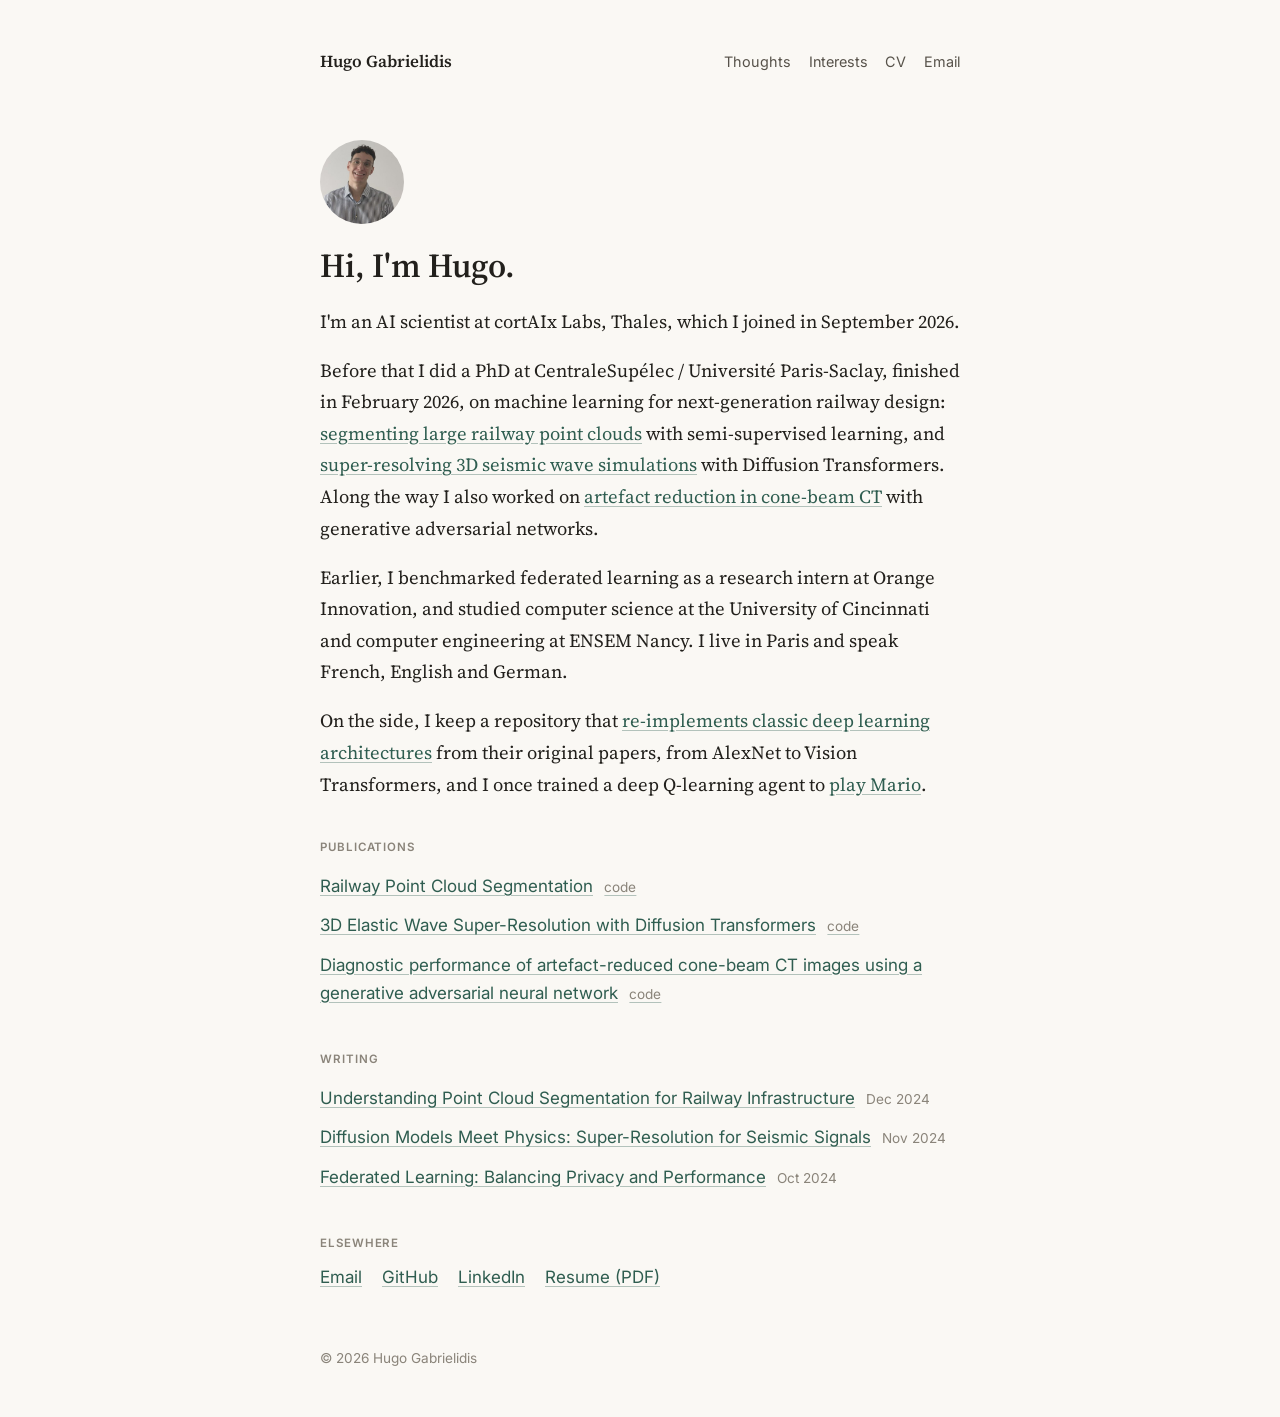
<file: index.html>
<!DOCTYPE html>
<html lang="en">
<head>
    <meta charset="UTF-8">
    <meta name="viewport" content="width=device-width, initial-scale=1.0">
    <title>Hugo Gabrielidis</title>
    <meta name="description" content="Hugo Gabrielidis — AI Scientist at cortAIx Labs, Thales. PhD in machine learning from CentraleSupélec / Université Paris-Saclay.">
    <link rel="preconnect" href="https://fonts.googleapis.com">
    <link rel="preconnect" href="https://fonts.gstatic.com" crossorigin>
    <link href="https://fonts.googleapis.com/css2?family=Inter:wght@400;500;600&family=Source+Serif+4:opsz,wght@8..60,400;8..60,600&display=swap" rel="stylesheet">
    <link rel="stylesheet" href="css/style.css">
</head>
<body>
    <header class="site-top">
        <a class="site-name" href="index.html">Hugo Gabrielidis</a>
        <nav class="site-links">
            <a href="articles.html">Thoughts</a>
            <a href="interests.html">Interests</a>
            <a href="mystuff/Resume.pdf">CV</a>
            <a href="mailto:hugo.gabrielidis@centralesupelec.fr">Email</a>
        </nav>
    </header>

    <main class="page">
        <img src="images/myself.jpg" alt="Hugo Gabrielidis" class="portrait">
        <h1>Hi, I'm Hugo.</h1>

        <div class="prose">
            <p>I'm an AI scientist at cortAIx Labs, Thales, which I joined in September 2026.</p>

            <p>Before that I did a PhD at CentraleSupélec / Université Paris-Saclay, finished in
            February 2026, on machine learning for next-generation railway design:
            <a href="https://dl.acm.org/doi/10.1007/978-3-031-77731-8_16">segmenting large railway point clouds</a>
            with semi-supervised learning, and
            <a href="https://www.sciencedirect.com/science/article/pii/S001046552500431X">super-resolving 3D seismic wave simulations</a>
            with Diffusion Transformers. Along the way I also worked on
            <a href="https://www.sciencedirect.com/science/article/pii/S0957417425025242">artefact reduction in cone-beam CT</a>
            with generative adversarial networks.</p>

            <p>Earlier, I benchmarked federated learning as a research intern at Orange Innovation,
            and studied computer science at the University of Cincinnati and computer engineering
            at ENSEM Nancy. I live in Paris and speak French, English and German.</p>

            <p>On the side, I keep a repository that
            <a href="https://github.com/HugoGabrielidis16/Architecture_Implementation">re-implements classic deep learning architectures</a>
            from their original papers, from AlexNet to Vision Transformers, and I once trained a
            deep Q-learning agent to <a href="https://github.com/HugoGabrielidis16/Mario-RL">play Mario</a>.</p>
        </div>

        <section>
            <h2 class="label">Publications</h2>
            <ul class="entries">
                <li>
                    <a href="https://dl.acm.org/doi/10.1007/978-3-031-77731-8_16">Railway Point Cloud Segmentation</a>
                    <span class="meta"><a href="https://github.com/HugoGabrielidis16/LIDAR/">code</a></span>
                </li>
                <li>
                    <a href="https://www.sciencedirect.com/science/article/pii/S001046552500431X">3D Elastic Wave Super-Resolution with Diffusion Transformers</a>
                    <span class="meta"><a href="https://github.com/HugoGabrielidis16/Seismic_DiT1D/">code</a></span>
                </li>
                <li>
                    <a href="https://www.sciencedirect.com/science/article/pii/S0957417425025242">Diagnostic performance of artefact-reduced cone-beam CT images using a generative adversarial neural network</a>
                    <span class="meta"><a href="https://github.com/HugoGabrielidis16/Artefacts/">code</a></span>
                </li>
            </ul>
        </section>

        <section>
            <h2 class="label">Writing</h2>
            <ul class="entries">
                <li>
                    <a href="articles/understanding-point-cloud-segmentation.html">Understanding Point Cloud Segmentation for Railway Infrastructure</a>
                    <span class="meta">Dec 2024</span>
                </li>
                <li>
                    <a href="articles/diffusion-models-physics.html">Diffusion Models Meet Physics: Super-Resolution for Seismic Signals</a>
                    <span class="meta">Nov 2024</span>
                </li>
                <li>
                    <a href="articles/federated-learning-privacy.html">Federated Learning: Balancing Privacy and Performance</a>
                    <span class="meta">Oct 2024</span>
                </li>
            </ul>
        </section>

        <section>
            <h2 class="label">Elsewhere</h2>
            <p class="elsewhere">
                <a href="mailto:hugo.gabrielidis@centralesupelec.fr">Email</a>
                <a href="https://github.com/HugoGabrielidis16/">GitHub</a>
                <a href="https://www.linkedin.com/in/hugo-gabrielidis-70289a21b/">LinkedIn</a>
                <a href="mystuff/Resume.pdf">Resume (PDF)</a>
            </p>
        </section>
    </main>

    <footer class="site-foot">&copy; 2026 Hugo Gabrielidis</footer>
</body>
</html>
</file>
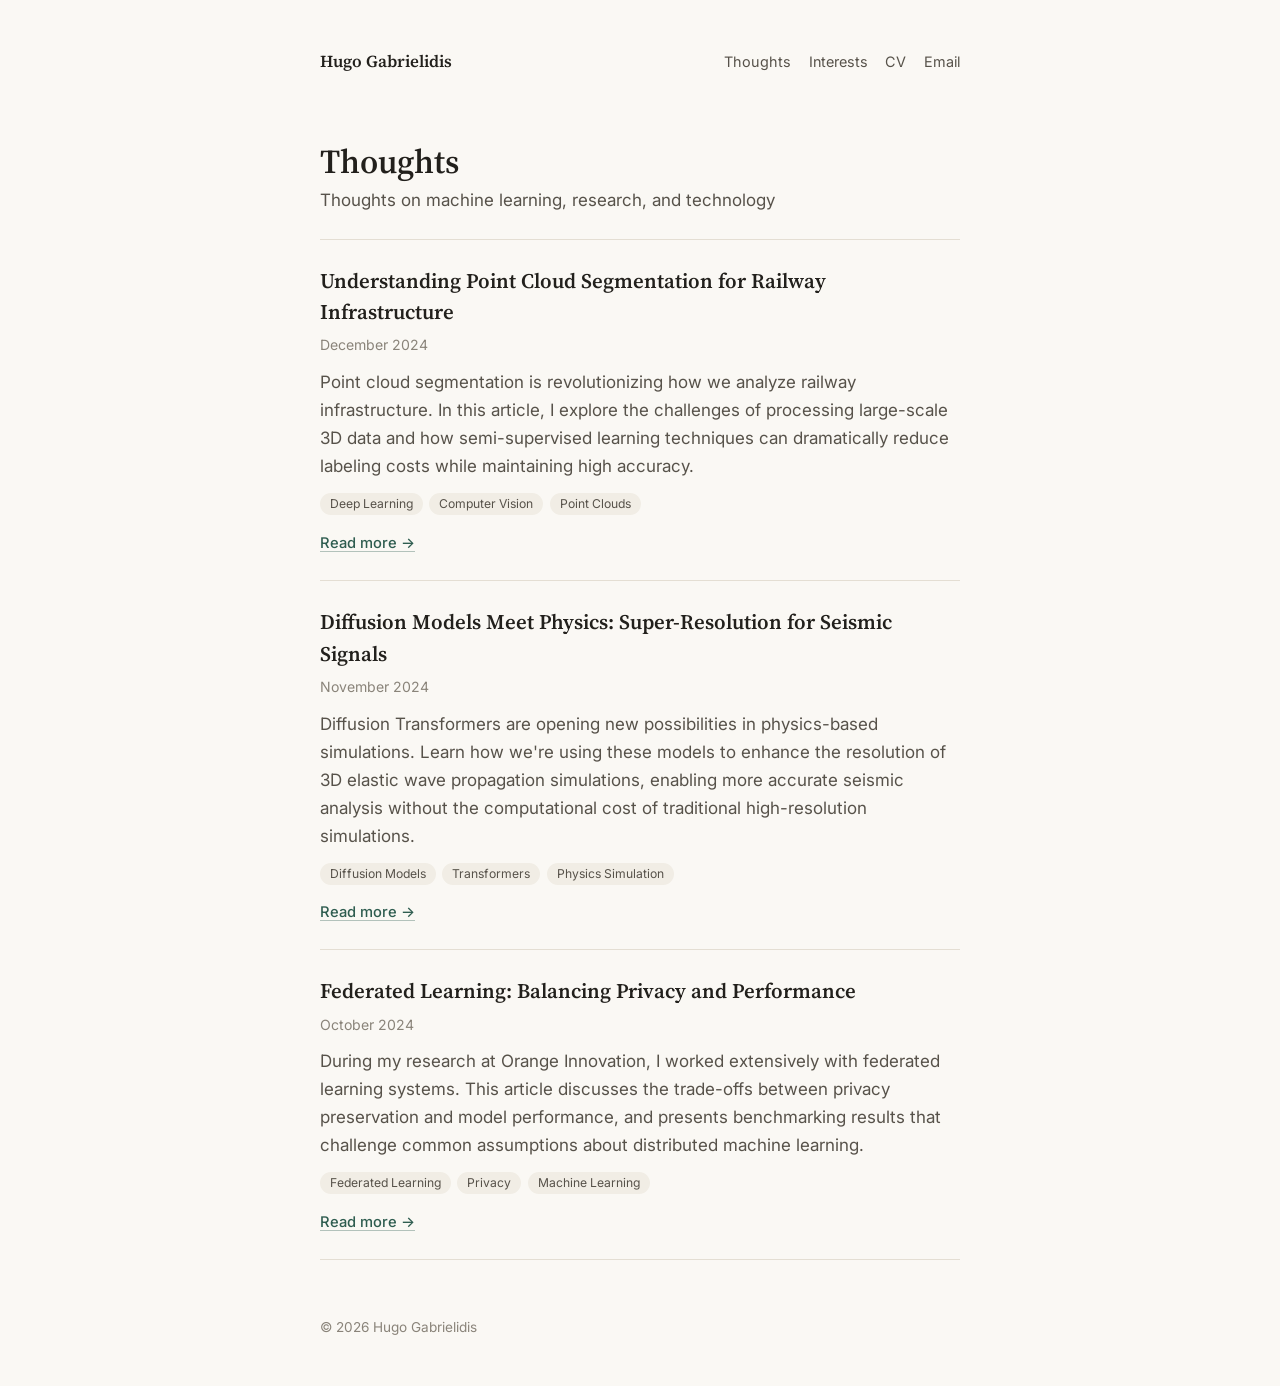
<file: articles.html>
<!DOCTYPE html>
<html lang="en">
<head>
    <meta charset="UTF-8">
    <meta name="viewport" content="width=device-width, initial-scale=1.0">
    <title>Articles - Hugo Gabrielidis</title>
    <link rel="preconnect" href="https://fonts.googleapis.com">
    <link rel="preconnect" href="https://fonts.gstatic.com" crossorigin>
    <link href="https://fonts.googleapis.com/css2?family=Inter:wght@400;500;600&family=Source+Serif+4:opsz,wght@8..60,400;8..60,600&display=swap" rel="stylesheet">
    <link rel="stylesheet" href="css/style.css">
</head>
<body>
    <header class="site-top">
        <a class="site-name" href="index.html">Hugo Gabrielidis</a>
        <nav class="site-links">
            <a href="articles.html">Thoughts</a>
            <a href="interests.html">Interests</a>
            <a href="mystuff/Resume.pdf">CV</a>
            <a href="mailto:hugo.gabrielidis@centralesupelec.fr">Email</a>
        </nav>
    </header>

    <main>
        <section class="articles-hero">
            <div class="container">
                <h1 class="articles-title">Thoughts</h1>
                <p class="articles-subtitle">Thoughts on machine learning, research, and technology</p>
            </div>
        </section>

        <section class="articles-list">
            <div class="container">
                <div class="articles-grid">

                    <article class="article-card">
                        <div class="article-header">
                            <h2 class="article-title">
                                <a href="articles/understanding-point-cloud-segmentation.html">Understanding Point Cloud Segmentation for Railway Infrastructure</a>
                            </h2>
                            <div class="article-meta">
                                <span class="article-date">December 2024</span>
                            </div>
                        </div>
                        <p class="article-excerpt">
                            Point cloud segmentation is revolutionizing how we analyze railway infrastructure. In this article, I explore the challenges of processing large-scale 3D data and how semi-supervised learning techniques can dramatically reduce labeling costs while maintaining high accuracy.
                        </p>
                        <div class="article-tags">
                            <span class="tag">Deep Learning</span>
                            <span class="tag">Computer Vision</span>
                            <span class="tag">Point Clouds</span>
                        </div>
                        <a href="articles/understanding-point-cloud-segmentation.html" class="article-link">Read more →</a>
                    </article>

                    <article class="article-card">
                        <div class="article-header">
                            <h2 class="article-title">
                                <a href="articles/diffusion-models-physics.html">Diffusion Models Meet Physics: Super-Resolution for Seismic Signals</a>
                            </h2>
                            <div class="article-meta">
                                <span class="article-date">November 2024</span>
                            </div>
                        </div>
                        <p class="article-excerpt">
                            Diffusion Transformers are opening new possibilities in physics-based simulations. Learn how we're using these models to enhance the resolution of 3D elastic wave propagation simulations, enabling more accurate seismic analysis without the computational cost of traditional high-resolution simulations.
                        </p>
                        <div class="article-tags">
                            <span class="tag">Diffusion Models</span>
                            <span class="tag">Transformers</span>
                            <span class="tag">Physics Simulation</span>
                        </div>
                        <a href="articles/diffusion-models-physics.html" class="article-link">Read more →</a>
                    </article>

                    <article class="article-card">
                        <div class="article-header">
                            <h2 class="article-title">
                                <a href="articles/federated-learning-privacy.html">Federated Learning: Balancing Privacy and Performance</a>
                            </h2>
                            <div class="article-meta">
                                <span class="article-date">October 2024</span>
                            </div>
                        </div>
                        <p class="article-excerpt">
                            During my research at Orange Innovation, I worked extensively with federated learning systems. This article discusses the trade-offs between privacy preservation and model performance, and presents benchmarking results that challenge common assumptions about distributed machine learning.
                        </p>
                        <div class="article-tags">
                            <span class="tag">Federated Learning</span>
                            <span class="tag">Privacy</span>
                            <span class="tag">Machine Learning</span>
                        </div>
                        <a href="articles/federated-learning-privacy.html" class="article-link">Read more →</a>
                    </article>

                </div>
            </div>
        </section>
    </main>

    <footer class="site-foot">&copy; 2026 Hugo Gabrielidis</footer>
</body>
</html>
</file>
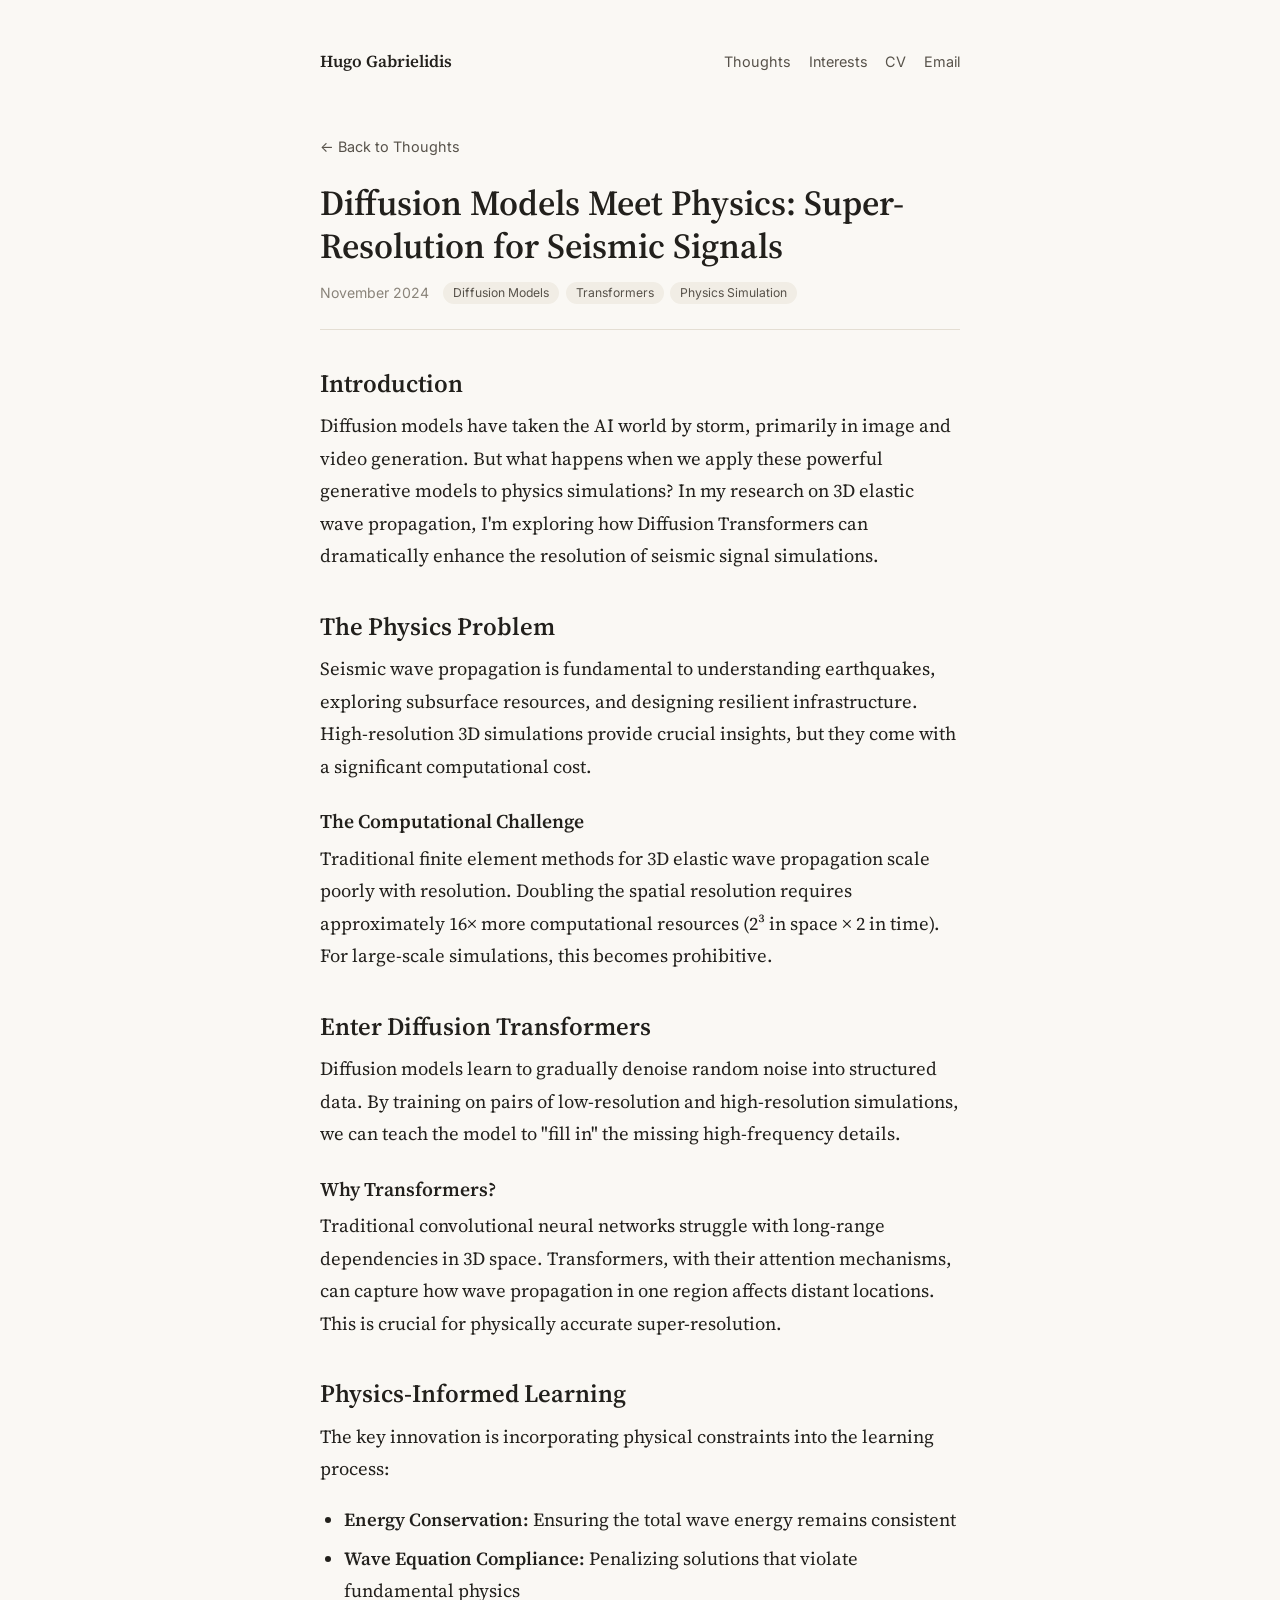
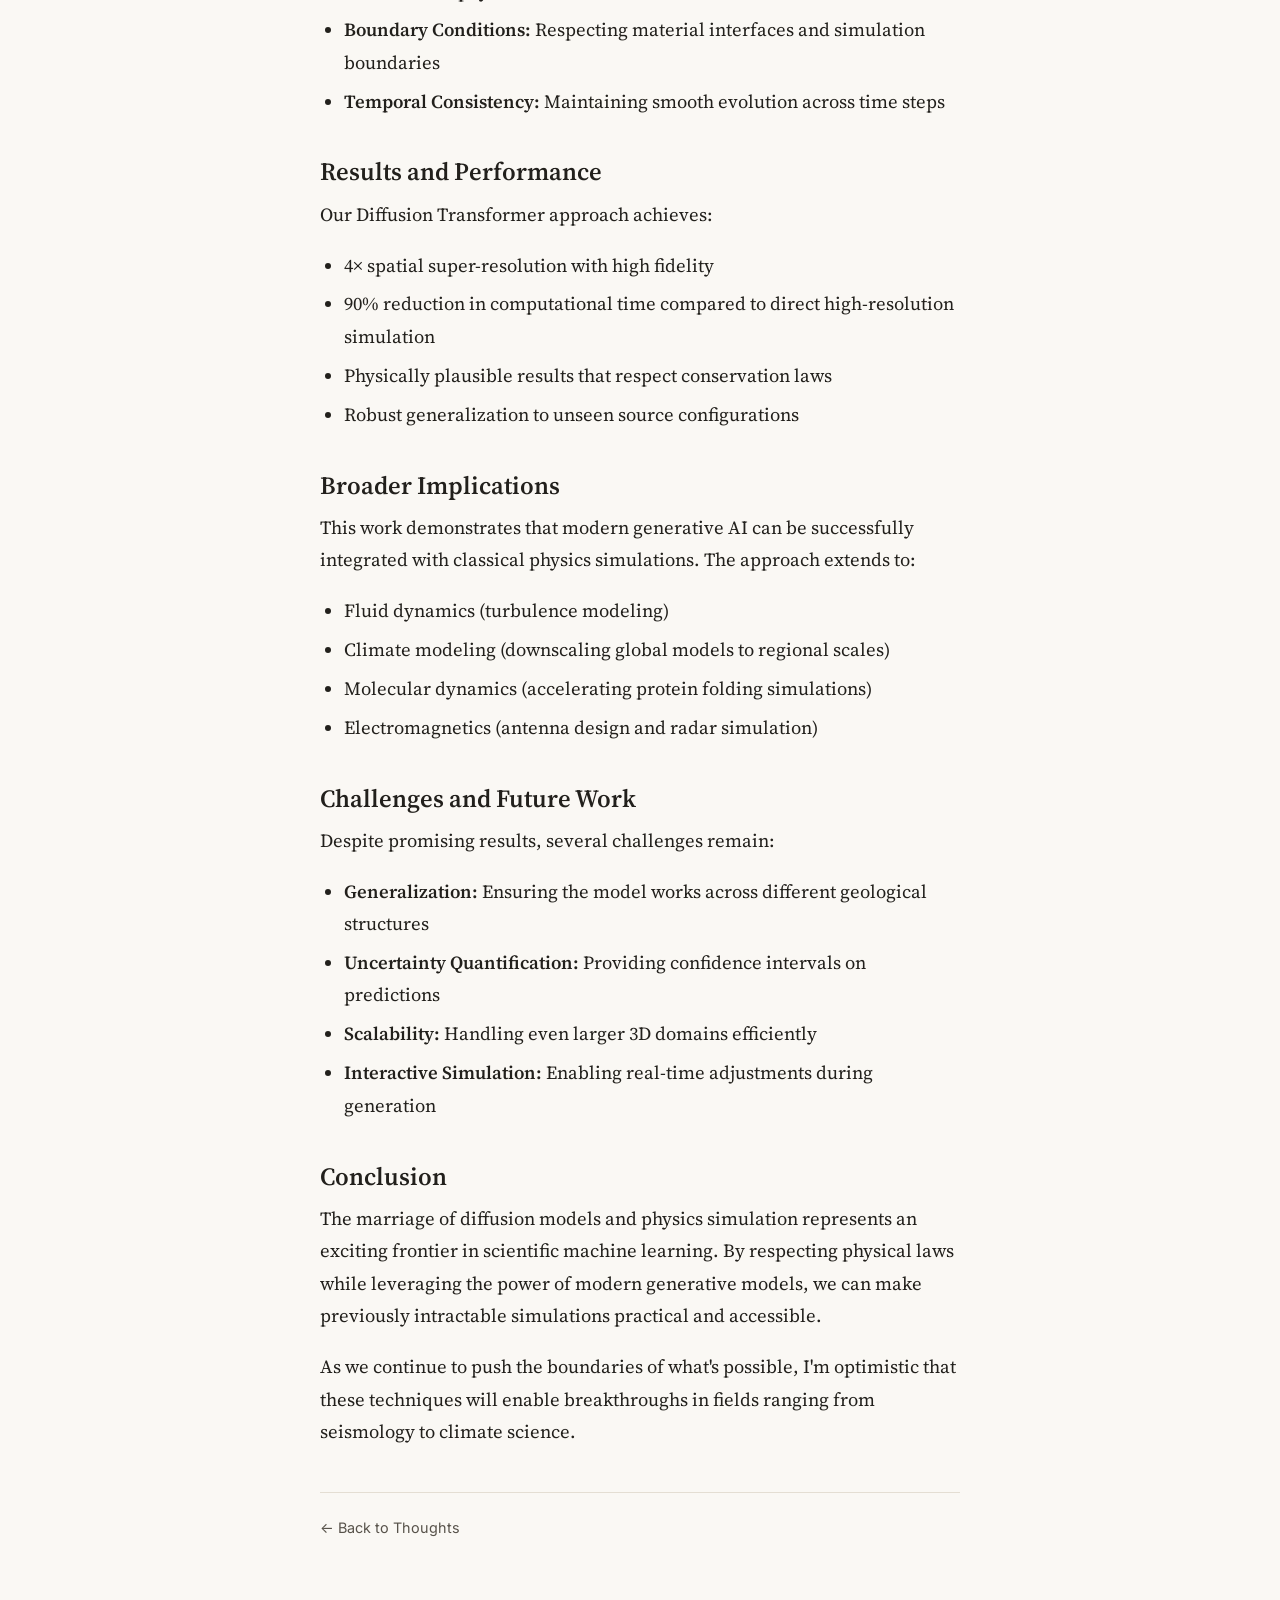
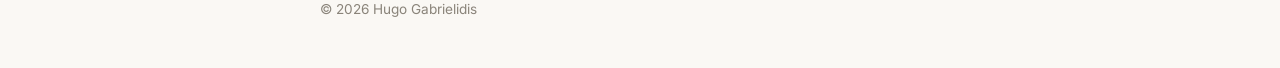
<file: articles/diffusion-models-physics.html>
<!DOCTYPE html>
<html lang="en">
<head>
    <meta charset="UTF-8">
    <meta name="viewport" content="width=device-width, initial-scale=1.0">
    <title>Diffusion Models Meet Physics - Hugo Gabrielidis</title>
    <link rel="preconnect" href="https://fonts.googleapis.com">
    <link rel="preconnect" href="https://fonts.gstatic.com" crossorigin>
    <link href="https://fonts.googleapis.com/css2?family=Inter:wght@400;500;600&family=Source+Serif+4:opsz,wght@8..60,400;8..60,600&display=swap" rel="stylesheet">
    <link rel="stylesheet" href="../css/style.css">
</head>
<body>
    <header class="site-top">
        <a class="site-name" href="../index.html">Hugo Gabrielidis</a>
        <nav class="site-links">
            <a href="../articles.html">Thoughts</a>
            <a href="../interests.html">Interests</a>
            <a href="../mystuff/Resume.pdf">CV</a>
            <a href="mailto:hugo.gabrielidis@centralesupelec.fr">Email</a>
        </nav>
    </header>

    <main>
        <article class="article-content">
            <div class="article-container">
                <header class="article-page-header">
                    <a href="../articles.html" class="back-link">← Back to Thoughts</a>
                    <h1>Diffusion Models Meet Physics: Super-Resolution for Seismic Signals</h1>
                    <div class="article-page-meta">
                        <span class="article-date">November 2024</span>
                        <div class="article-tags">
                            <span class="tag">Diffusion Models</span>
                            <span class="tag">Transformers</span>
                            <span class="tag">Physics Simulation</span>
                        </div>
                    </div>
                </header>

                <div class="article-body">
                    <h2>Introduction</h2>
                    <p>
                        Diffusion models have taken the AI world by storm, primarily in image and video generation. But what happens when we apply these powerful generative models to physics simulations? In my research on 3D elastic wave propagation, I'm exploring how Diffusion Transformers can dramatically enhance the resolution of seismic signal simulations.
                    </p>

                    <h2>The Physics Problem</h2>
                    <p>
                        Seismic wave propagation is fundamental to understanding earthquakes, exploring subsurface resources, and designing resilient infrastructure. High-resolution 3D simulations provide crucial insights, but they come with a significant computational cost.
                    </p>

                    <h3>The Computational Challenge</h3>
                    <p>
                        Traditional finite element methods for 3D elastic wave propagation scale poorly with resolution. Doubling the spatial resolution requires approximately 16× more computational resources (2³ in space × 2 in time). For large-scale simulations, this becomes prohibitive.
                    </p>

                    <h2>Enter Diffusion Transformers</h2>
                    <p>
                        Diffusion models learn to gradually denoise random noise into structured data. By training on pairs of low-resolution and high-resolution simulations, we can teach the model to "fill in" the missing high-frequency details.
                    </p>

                    <h3>Why Transformers?</h3>
                    <p>
                        Traditional convolutional neural networks struggle with long-range dependencies in 3D space. Transformers, with their attention mechanisms, can capture how wave propagation in one region affects distant locations. This is crucial for physically accurate super-resolution.
                    </p>

                    <h2>Physics-Informed Learning</h2>
                    <p>
                        The key innovation is incorporating physical constraints into the learning process:
                    </p>
                    <ul>
                        <li><strong>Energy Conservation:</strong> Ensuring the total wave energy remains consistent</li>
                        <li><strong>Wave Equation Compliance:</strong> Penalizing solutions that violate fundamental physics</li>
                        <li><strong>Boundary Conditions:</strong> Respecting material interfaces and simulation boundaries</li>
                        <li><strong>Temporal Consistency:</strong> Maintaining smooth evolution across time steps</li>
                    </ul>

                    <h2>Results and Performance</h2>
                    <p>
                        Our Diffusion Transformer approach achieves:
                    </p>
                    <ul>
                        <li>4× spatial super-resolution with high fidelity</li>
                        <li>90% reduction in computational time compared to direct high-resolution simulation</li>
                        <li>Physically plausible results that respect conservation laws</li>
                        <li>Robust generalization to unseen source configurations</li>
                    </ul>

                    <h2>Broader Implications</h2>
                    <p>
                        This work demonstrates that modern generative AI can be successfully integrated with classical physics simulations. The approach extends to:
                    </p>
                    <ul>
                        <li>Fluid dynamics (turbulence modeling)</li>
                        <li>Climate modeling (downscaling global models to regional scales)</li>
                        <li>Molecular dynamics (accelerating protein folding simulations)</li>
                        <li>Electromagnetics (antenna design and radar simulation)</li>
                    </ul>

                    <h2>Challenges and Future Work</h2>
                    <p>
                        Despite promising results, several challenges remain:
                    </p>
                    <ul>
                        <li><strong>Generalization:</strong> Ensuring the model works across different geological structures</li>
                        <li><strong>Uncertainty Quantification:</strong> Providing confidence intervals on predictions</li>
                        <li><strong>Scalability:</strong> Handling even larger 3D domains efficiently</li>
                        <li><strong>Interactive Simulation:</strong> Enabling real-time adjustments during generation</li>
                    </ul>

                    <h2>Conclusion</h2>
                    <p>
                        The marriage of diffusion models and physics simulation represents an exciting frontier in scientific machine learning. By respecting physical laws while leveraging the power of modern generative models, we can make previously intractable simulations practical and accessible.
                    </p>

                    <p>
                        As we continue to push the boundaries of what's possible, I'm optimistic that these techniques will enable breakthroughs in fields ranging from seismology to climate science.
                    </p>
                </div>

                <footer class="article-footer">
                    <a href="../articles.html" class="back-link">← Back to Thoughts</a>
                </footer>
            </div>
        </article>
    </main>

    <footer class="site-foot">&copy; 2026 Hugo Gabrielidis</footer>
</body>
</html>
</file>
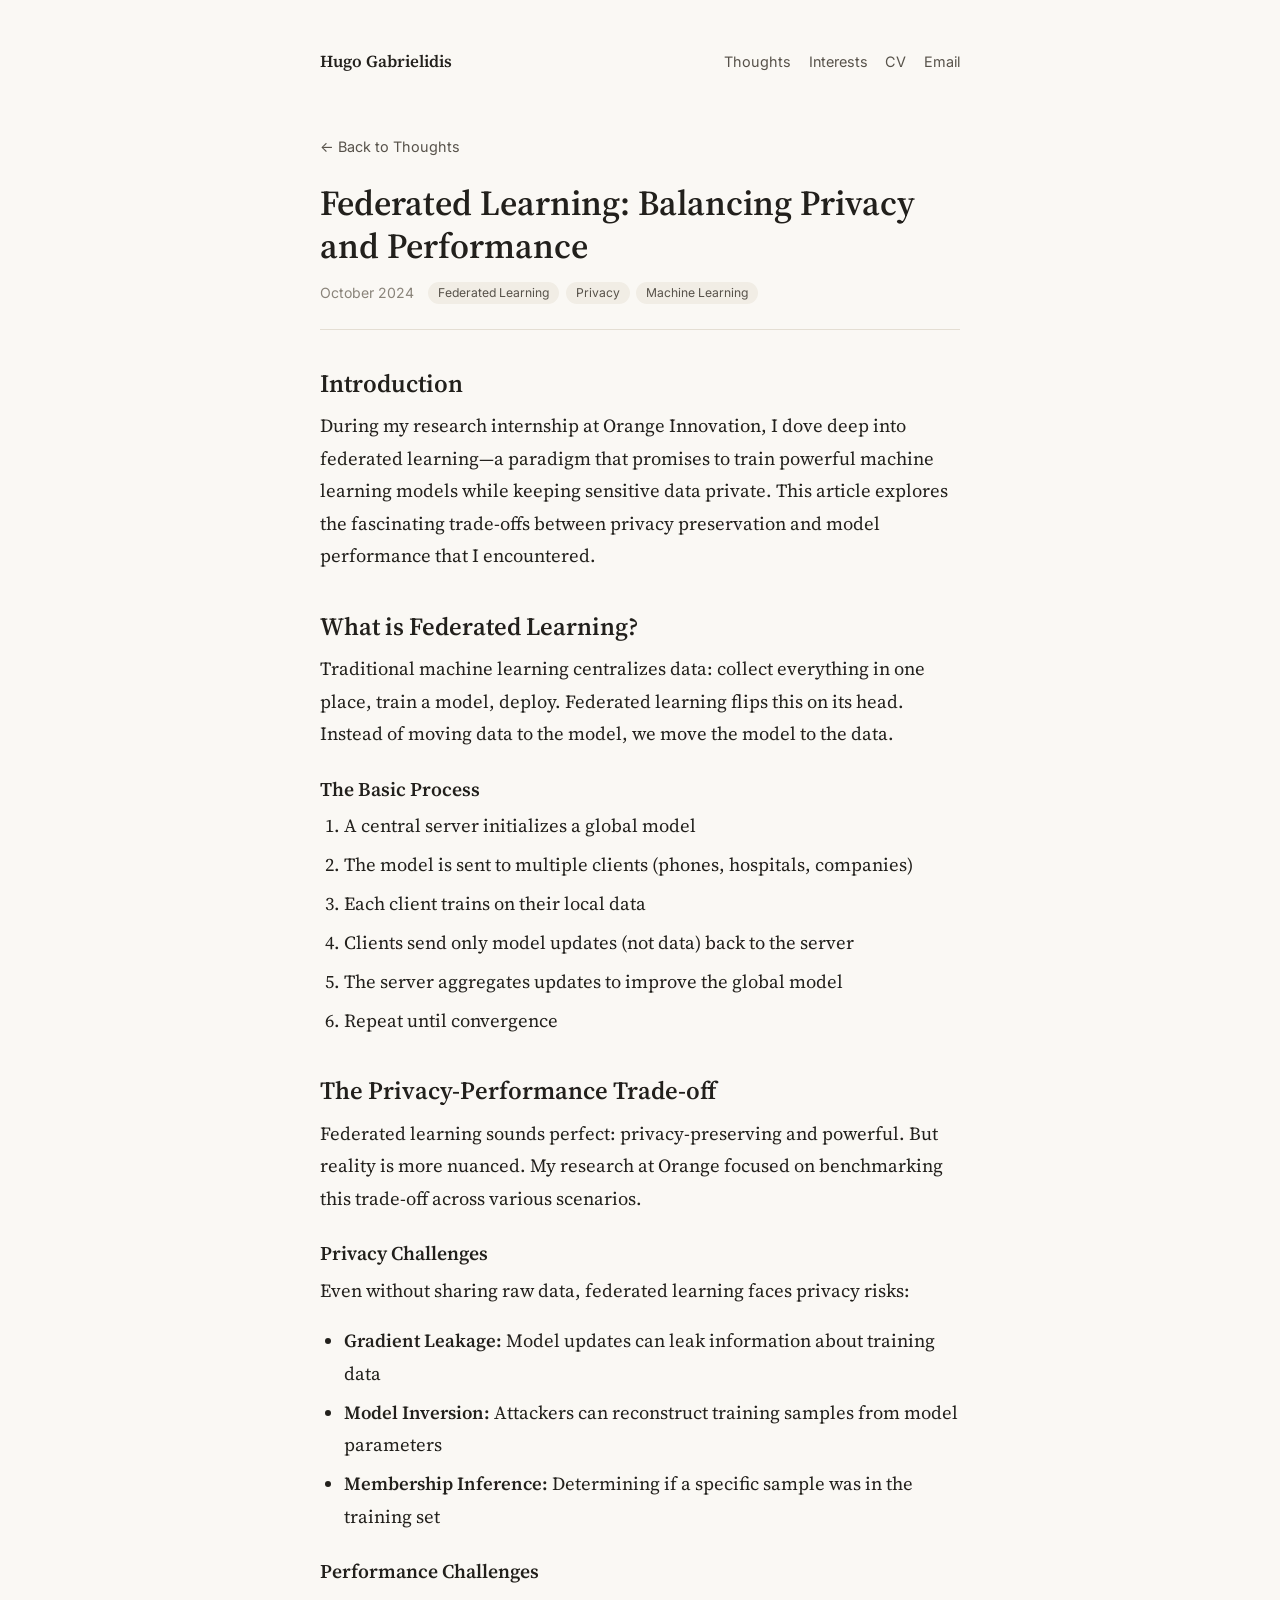
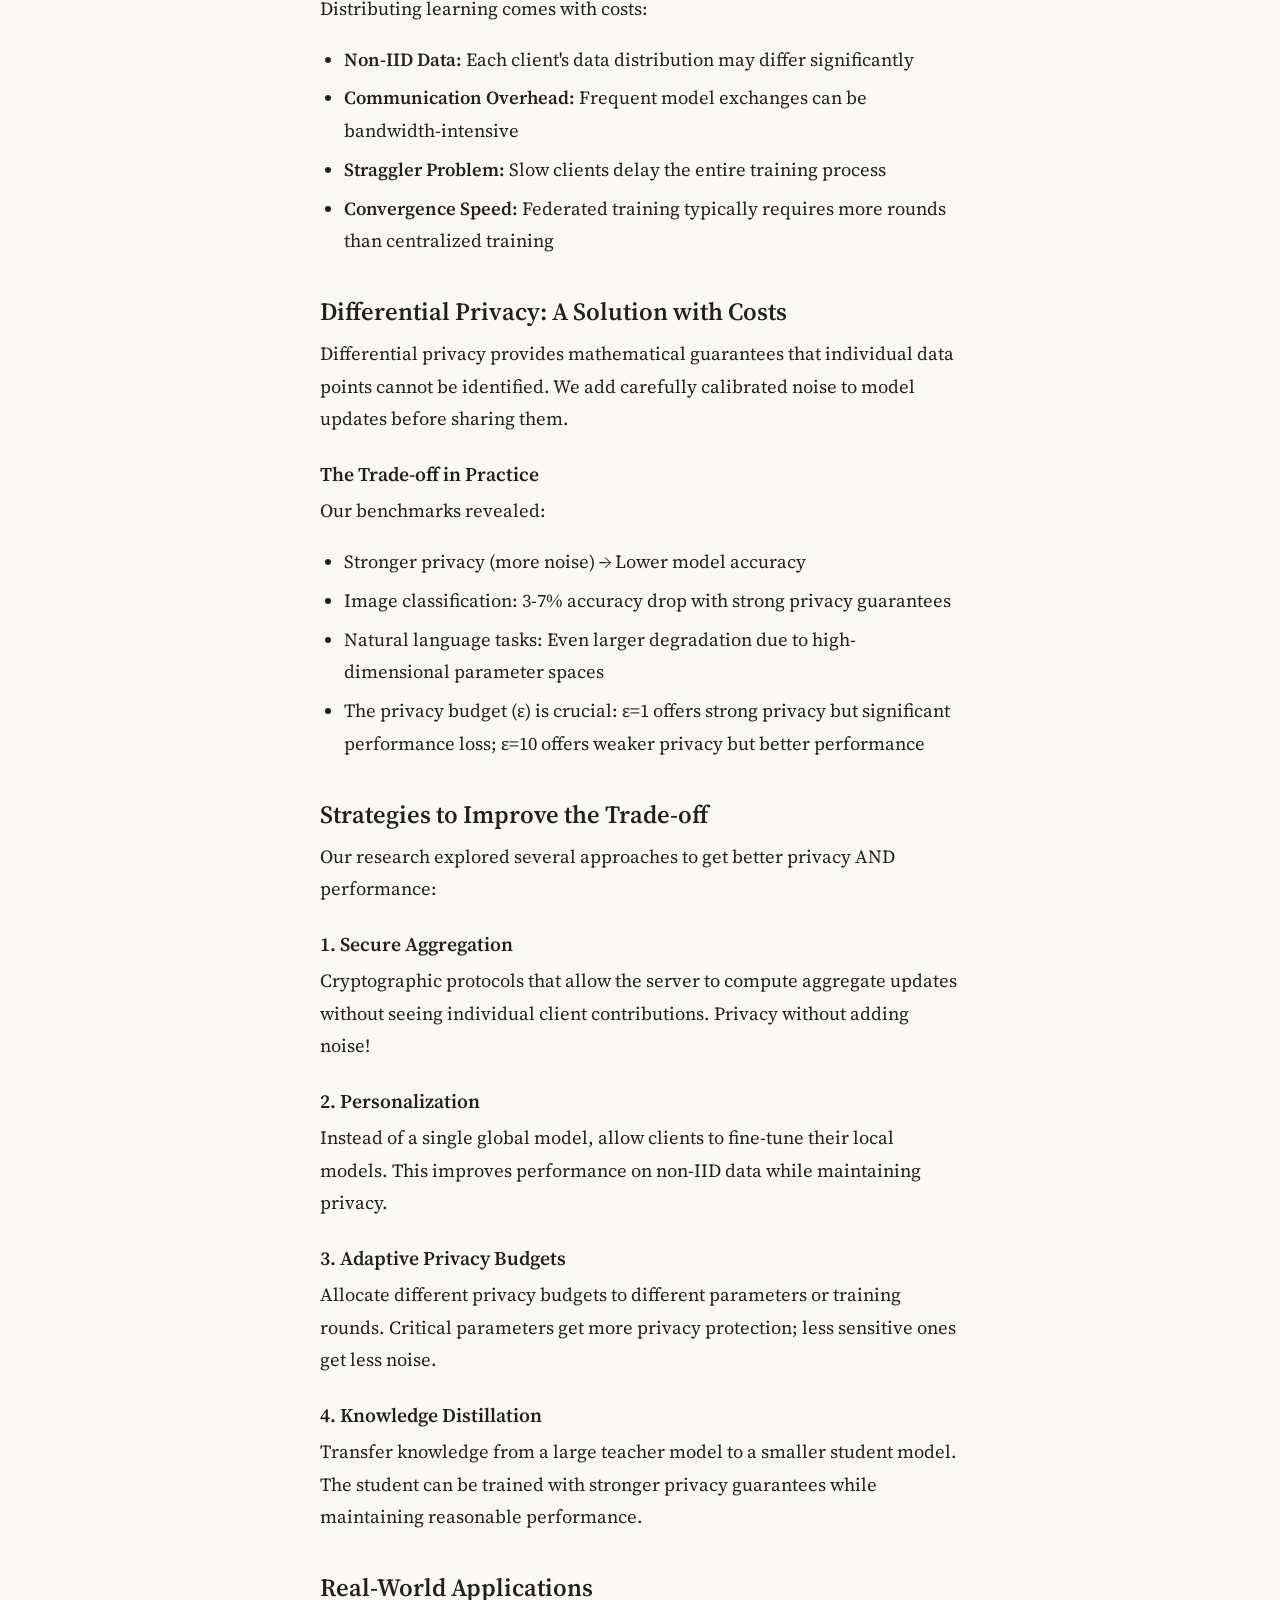
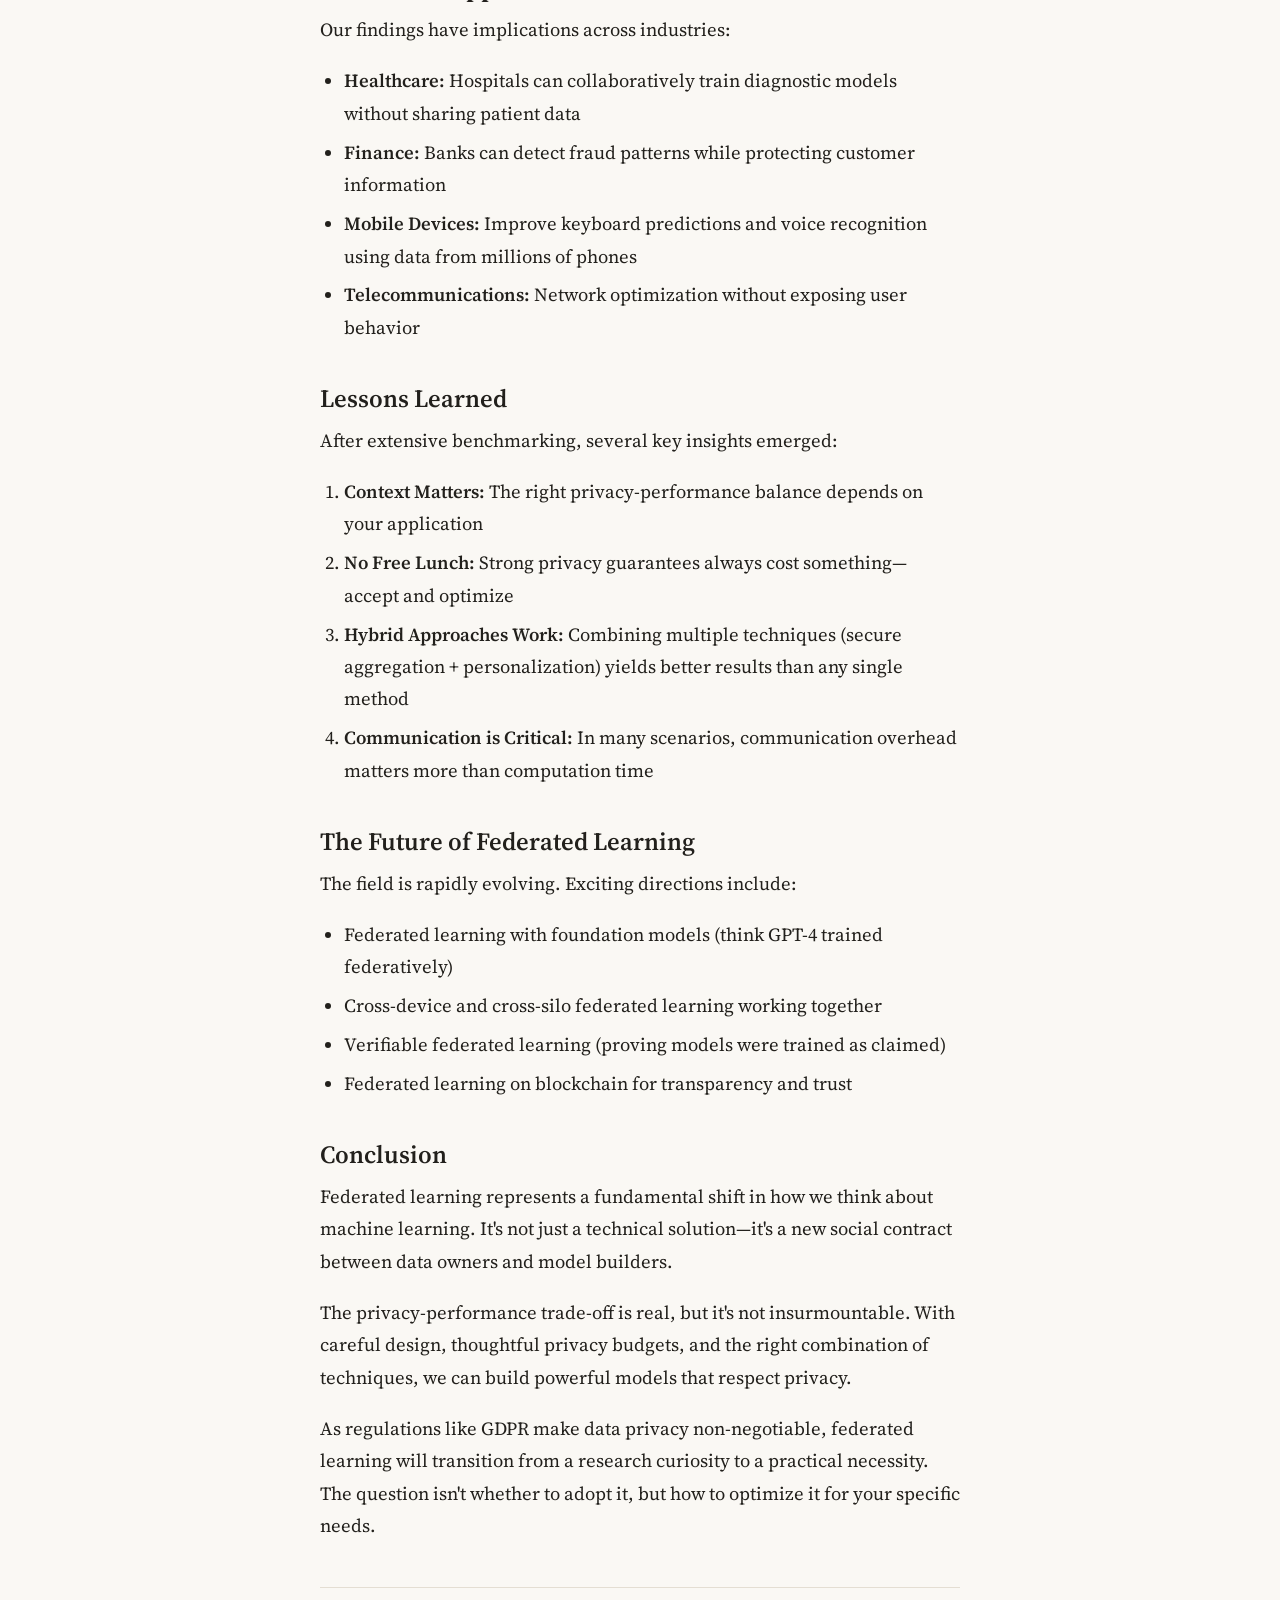
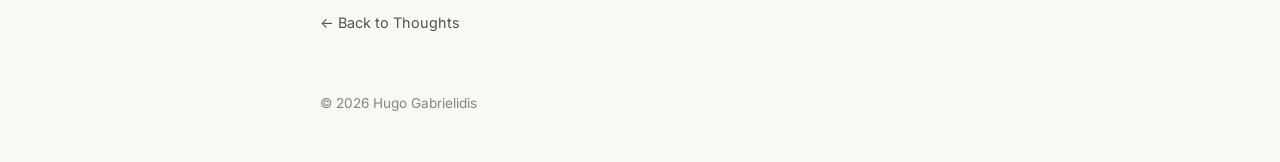
<file: articles/federated-learning-privacy.html>
<!DOCTYPE html>
<html lang="en">
<head>
    <meta charset="UTF-8">
    <meta name="viewport" content="width=device-width, initial-scale=1.0">
    <title>Federated Learning: Balancing Privacy and Performance - Hugo Gabrielidis</title>
    <link rel="preconnect" href="https://fonts.googleapis.com">
    <link rel="preconnect" href="https://fonts.gstatic.com" crossorigin>
    <link href="https://fonts.googleapis.com/css2?family=Inter:wght@400;500;600&family=Source+Serif+4:opsz,wght@8..60,400;8..60,600&display=swap" rel="stylesheet">
    <link rel="stylesheet" href="../css/style.css">
</head>
<body>
    <header class="site-top">
        <a class="site-name" href="../index.html">Hugo Gabrielidis</a>
        <nav class="site-links">
            <a href="../articles.html">Thoughts</a>
            <a href="../interests.html">Interests</a>
            <a href="../mystuff/Resume.pdf">CV</a>
            <a href="mailto:hugo.gabrielidis@centralesupelec.fr">Email</a>
        </nav>
    </header>

    <main>
        <article class="article-content">
            <div class="article-container">
                <header class="article-page-header">
                    <a href="../articles.html" class="back-link">← Back to Thoughts</a>
                    <h1>Federated Learning: Balancing Privacy and Performance</h1>
                    <div class="article-page-meta">
                        <span class="article-date">October 2024</span>
                        <div class="article-tags">
                            <span class="tag">Federated Learning</span>
                            <span class="tag">Privacy</span>
                            <span class="tag">Machine Learning</span>
                        </div>
                    </div>
                </header>

                <div class="article-body">
                    <h2>Introduction</h2>
                    <p>
                        During my research internship at Orange Innovation, I dove deep into federated learning—a paradigm that promises to train powerful machine learning models while keeping sensitive data private. This article explores the fascinating trade-offs between privacy preservation and model performance that I encountered.
                    </p>

                    <h2>What is Federated Learning?</h2>
                    <p>
                        Traditional machine learning centralizes data: collect everything in one place, train a model, deploy. Federated learning flips this on its head. Instead of moving data to the model, we move the model to the data.
                    </p>

                    <h3>The Basic Process</h3>
                    <ol>
                        <li>A central server initializes a global model</li>
                        <li>The model is sent to multiple clients (phones, hospitals, companies)</li>
                        <li>Each client trains on their local data</li>
                        <li>Clients send only model updates (not data) back to the server</li>
                        <li>The server aggregates updates to improve the global model</li>
                        <li>Repeat until convergence</li>
                    </ol>

                    <h2>The Privacy-Performance Trade-off</h2>
                    <p>
                        Federated learning sounds perfect: privacy-preserving and powerful. But reality is more nuanced. My research at Orange focused on benchmarking this trade-off across various scenarios.
                    </p>

                    <h3>Privacy Challenges</h3>
                    <p>
                        Even without sharing raw data, federated learning faces privacy risks:
                    </p>
                    <ul>
                        <li><strong>Gradient Leakage:</strong> Model updates can leak information about training data</li>
                        <li><strong>Model Inversion:</strong> Attackers can reconstruct training samples from model parameters</li>
                        <li><strong>Membership Inference:</strong> Determining if a specific sample was in the training set</li>
                    </ul>

                    <h3>Performance Challenges</h3>
                    <p>
                        Distributing learning comes with costs:
                    </p>
                    <ul>
                        <li><strong>Non-IID Data:</strong> Each client's data distribution may differ significantly</li>
                        <li><strong>Communication Overhead:</strong> Frequent model exchanges can be bandwidth-intensive</li>
                        <li><strong>Straggler Problem:</strong> Slow clients delay the entire training process</li>
                        <li><strong>Convergence Speed:</strong> Federated training typically requires more rounds than centralized training</li>
                    </ul>

                    <h2>Differential Privacy: A Solution with Costs</h2>
                    <p>
                        Differential privacy provides mathematical guarantees that individual data points cannot be identified. We add carefully calibrated noise to model updates before sharing them.
                    </p>

                    <h3>The Trade-off in Practice</h3>
                    <p>
                        Our benchmarks revealed:
                    </p>
                    <ul>
                        <li>Stronger privacy (more noise) → Lower model accuracy</li>
                        <li>Image classification: 3-7% accuracy drop with strong privacy guarantees</li>
                        <li>Natural language tasks: Even larger degradation due to high-dimensional parameter spaces</li>
                        <li>The privacy budget (ε) is crucial: ε=1 offers strong privacy but significant performance loss; ε=10 offers weaker privacy but better performance</li>
                    </ul>

                    <h2>Strategies to Improve the Trade-off</h2>
                    <p>
                        Our research explored several approaches to get better privacy AND performance:
                    </p>

                    <h3>1. Secure Aggregation</h3>
                    <p>
                        Cryptographic protocols that allow the server to compute aggregate updates without seeing individual client contributions. Privacy without adding noise!
                    </p>

                    <h3>2. Personalization</h3>
                    <p>
                        Instead of a single global model, allow clients to fine-tune their local models. This improves performance on non-IID data while maintaining privacy.
                    </p>

                    <h3>3. Adaptive Privacy Budgets</h3>
                    <p>
                        Allocate different privacy budgets to different parameters or training rounds. Critical parameters get more privacy protection; less sensitive ones get less noise.
                    </p>

                    <h3>4. Knowledge Distillation</h3>
                    <p>
                        Transfer knowledge from a large teacher model to a smaller student model. The student can be trained with stronger privacy guarantees while maintaining reasonable performance.
                    </p>

                    <h2>Real-World Applications</h2>
                    <p>
                        Our findings have implications across industries:
                    </p>
                    <ul>
                        <li><strong>Healthcare:</strong> Hospitals can collaboratively train diagnostic models without sharing patient data</li>
                        <li><strong>Finance:</strong> Banks can detect fraud patterns while protecting customer information</li>
                        <li><strong>Mobile Devices:</strong> Improve keyboard predictions and voice recognition using data from millions of phones</li>
                        <li><strong>Telecommunications:</strong> Network optimization without exposing user behavior</li>
                    </ul>

                    <h2>Lessons Learned</h2>
                    <p>
                        After extensive benchmarking, several key insights emerged:
                    </p>
                    <ol>
                        <li><strong>Context Matters:</strong> The right privacy-performance balance depends on your application</li>
                        <li><strong>No Free Lunch:</strong> Strong privacy guarantees always cost something—accept and optimize</li>
                        <li><strong>Hybrid Approaches Work:</strong> Combining multiple techniques (secure aggregation + personalization) yields better results than any single method</li>
                        <li><strong>Communication is Critical:</strong> In many scenarios, communication overhead matters more than computation time</li>
                    </ol>

                    <h2>The Future of Federated Learning</h2>
                    <p>
                        The field is rapidly evolving. Exciting directions include:
                    </p>
                    <ul>
                        <li>Federated learning with foundation models (think GPT-4 trained federatively)</li>
                        <li>Cross-device and cross-silo federated learning working together</li>
                        <li>Verifiable federated learning (proving models were trained as claimed)</li>
                        <li>Federated learning on blockchain for transparency and trust</li>
                    </ul>

                    <h2>Conclusion</h2>
                    <p>
                        Federated learning represents a fundamental shift in how we think about machine learning. It's not just a technical solution—it's a new social contract between data owners and model builders.
                    </p>

                    <p>
                        The privacy-performance trade-off is real, but it's not insurmountable. With careful design, thoughtful privacy budgets, and the right combination of techniques, we can build powerful models that respect privacy.
                    </p>

                    <p>
                        As regulations like GDPR make data privacy non-negotiable, federated learning will transition from a research curiosity to a practical necessity. The question isn't whether to adopt it, but how to optimize it for your specific needs.
                    </p>
                </div>

                <footer class="article-footer">
                    <a href="../articles.html" class="back-link">← Back to Thoughts</a>
                </footer>
            </div>
        </article>
    </main>

    <footer class="site-foot">&copy; 2026 Hugo Gabrielidis</footer>
</body>
</html>
</file>
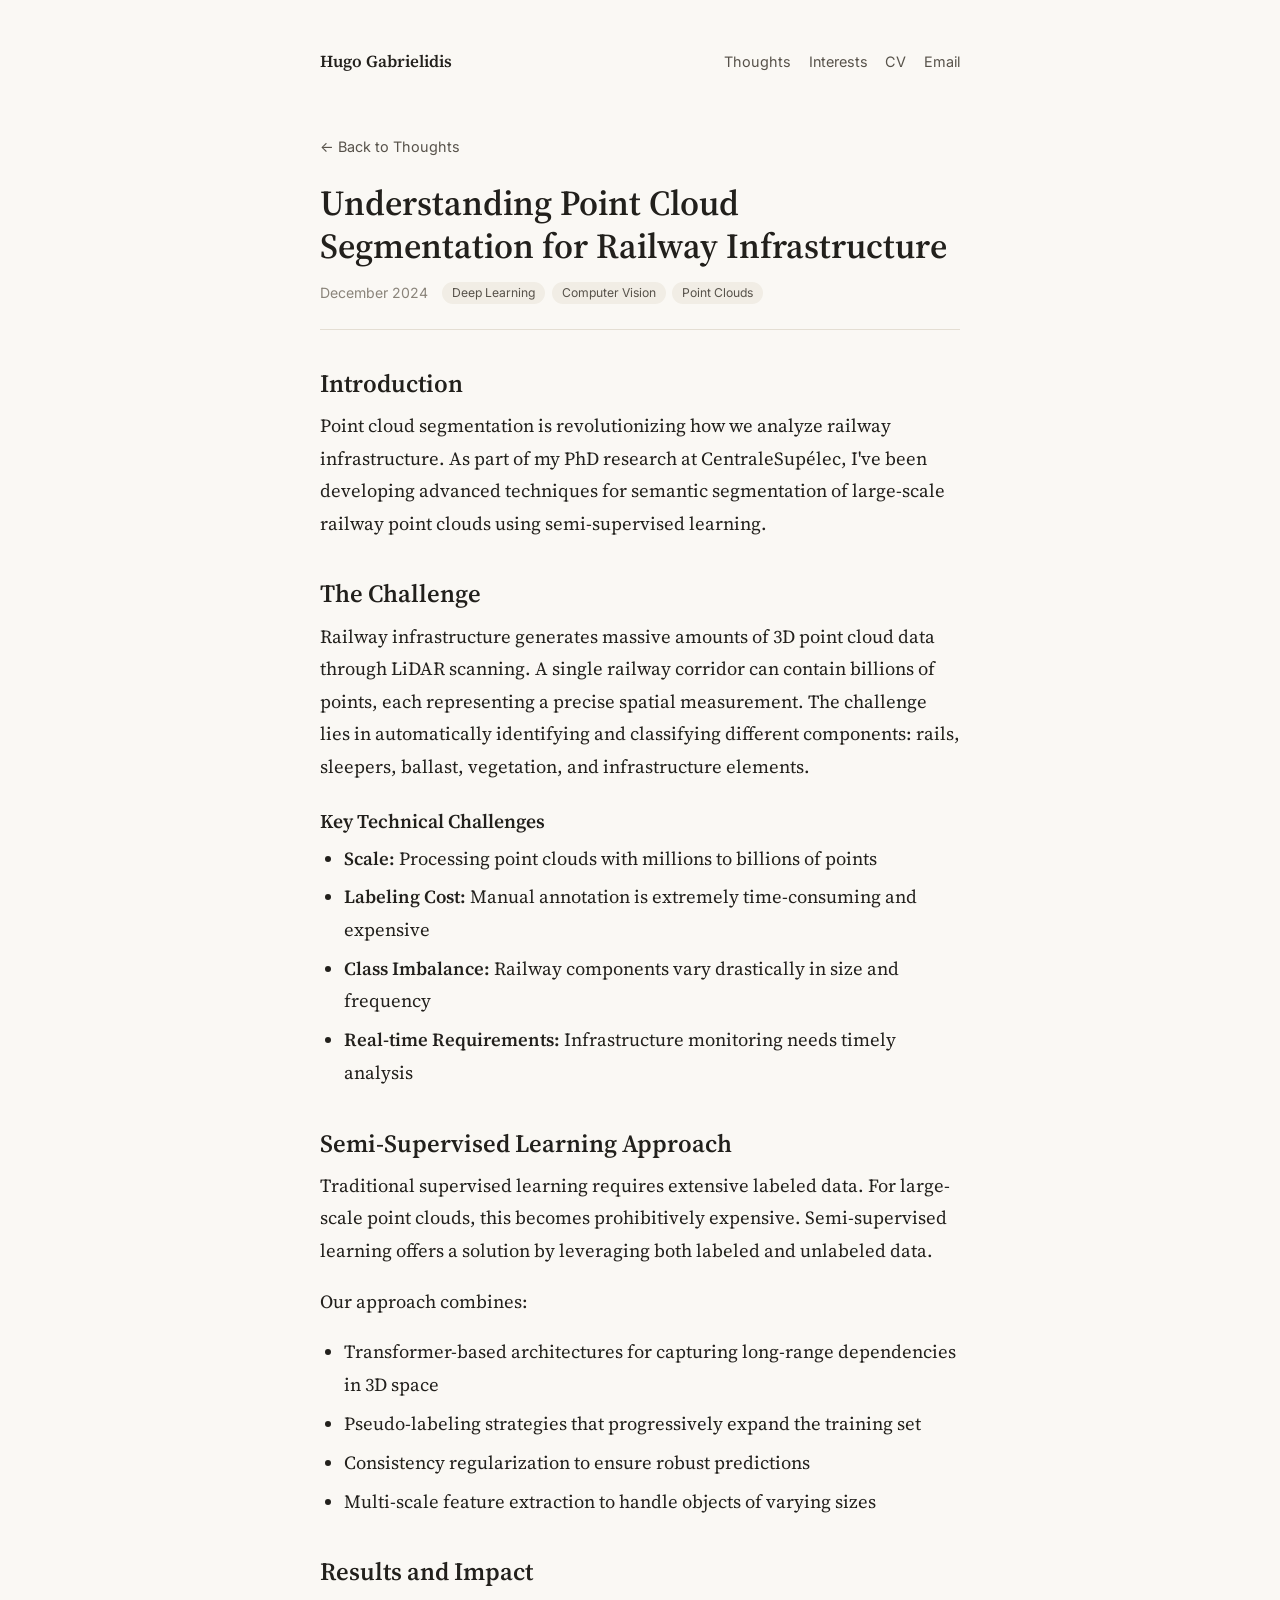
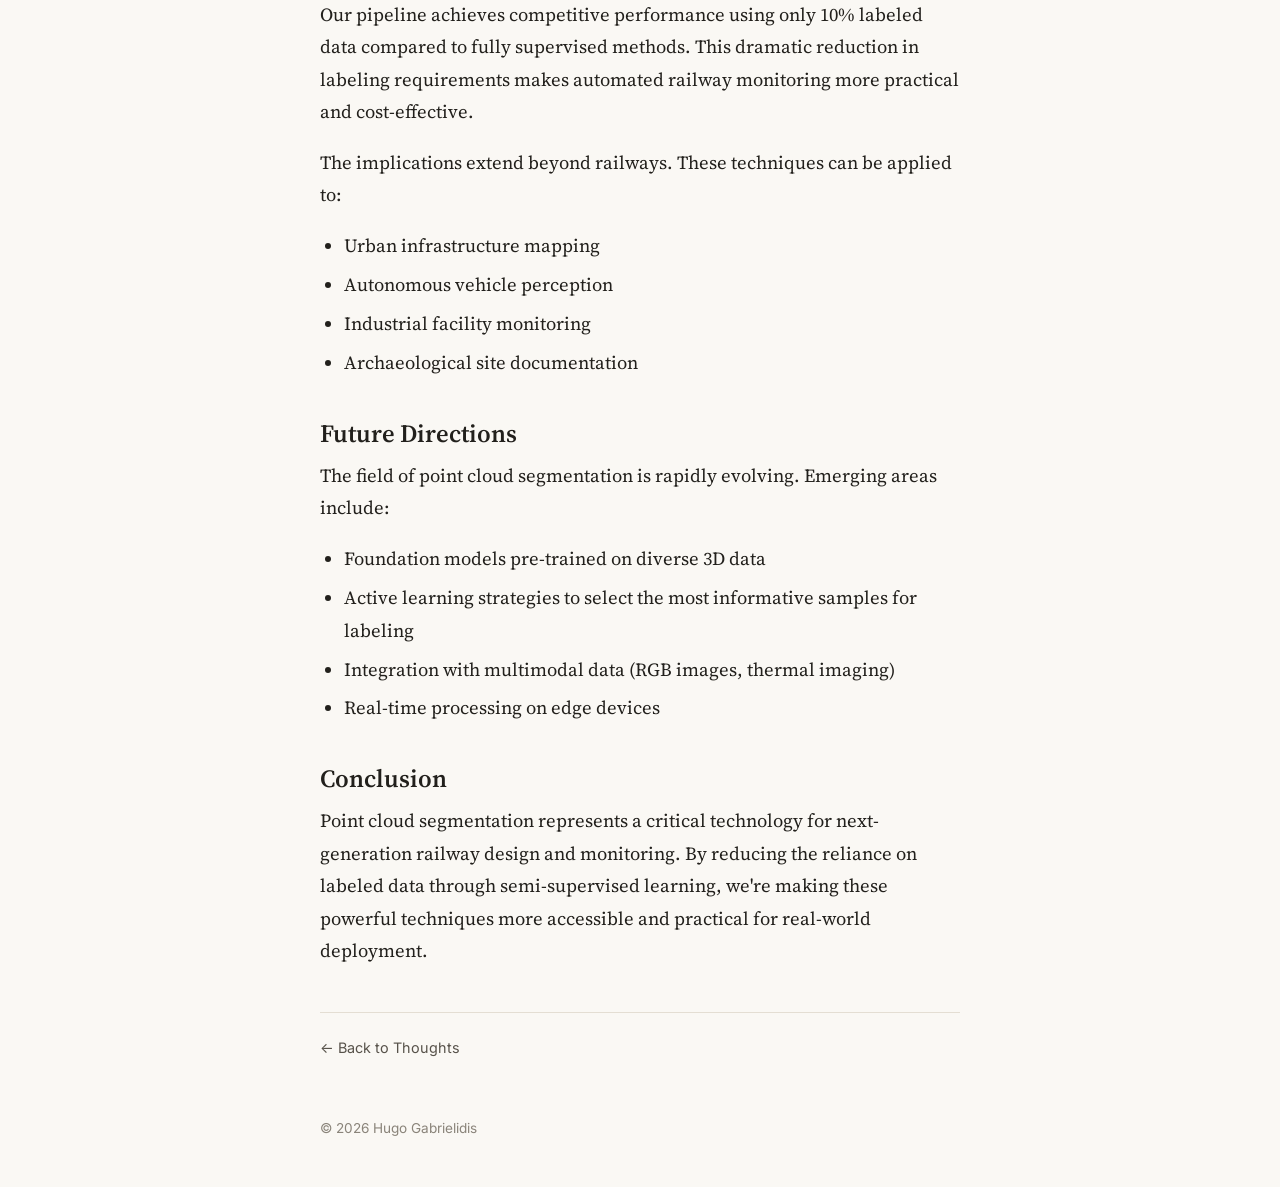
<file: articles/understanding-point-cloud-segmentation.html>
<!DOCTYPE html>
<html lang="en">
<head>
    <meta charset="UTF-8">
    <meta name="viewport" content="width=device-width, initial-scale=1.0">
    <title>Understanding Point Cloud Segmentation for Railway Infrastructure - Hugo Gabrielidis</title>
    <link rel="preconnect" href="https://fonts.googleapis.com">
    <link rel="preconnect" href="https://fonts.gstatic.com" crossorigin>
    <link href="https://fonts.googleapis.com/css2?family=Inter:wght@400;500;600&family=Source+Serif+4:opsz,wght@8..60,400;8..60,600&display=swap" rel="stylesheet">
    <link rel="stylesheet" href="../css/style.css">
</head>
<body>
    <header class="site-top">
        <a class="site-name" href="../index.html">Hugo Gabrielidis</a>
        <nav class="site-links">
            <a href="../articles.html">Thoughts</a>
            <a href="../interests.html">Interests</a>
            <a href="../mystuff/Resume.pdf">CV</a>
            <a href="mailto:hugo.gabrielidis@centralesupelec.fr">Email</a>
        </nav>
    </header>

    <main>
        <article class="article-content">
            <div class="article-container">
                <header class="article-page-header">
                    <a href="../articles.html" class="back-link">← Back to Thoughts</a>
                    <h1>Understanding Point Cloud Segmentation for Railway Infrastructure</h1>
                    <div class="article-page-meta">
                        <span class="article-date">December 2024</span>
                        <div class="article-tags">
                            <span class="tag">Deep Learning</span>
                            <span class="tag">Computer Vision</span>
                            <span class="tag">Point Clouds</span>
                        </div>
                    </div>
                </header>

                <div class="article-body">
                    <h2>Introduction</h2>
                    <p>
                        Point cloud segmentation is revolutionizing how we analyze railway infrastructure. As part of my PhD research at CentraleSupélec, I've been developing advanced techniques for semantic segmentation of large-scale railway point clouds using semi-supervised learning.
                    </p>

                    <h2>The Challenge</h2>
                    <p>
                        Railway infrastructure generates massive amounts of 3D point cloud data through LiDAR scanning. A single railway corridor can contain billions of points, each representing a precise spatial measurement. The challenge lies in automatically identifying and classifying different components: rails, sleepers, ballast, vegetation, and infrastructure elements.
                    </p>

                    <h3>Key Technical Challenges</h3>
                    <ul>
                        <li><strong>Scale:</strong> Processing point clouds with millions to billions of points</li>
                        <li><strong>Labeling Cost:</strong> Manual annotation is extremely time-consuming and expensive</li>
                        <li><strong>Class Imbalance:</strong> Railway components vary drastically in size and frequency</li>
                        <li><strong>Real-time Requirements:</strong> Infrastructure monitoring needs timely analysis</li>
                    </ul>

                    <h2>Semi-Supervised Learning Approach</h2>
                    <p>
                        Traditional supervised learning requires extensive labeled data. For large-scale point clouds, this becomes prohibitively expensive. Semi-supervised learning offers a solution by leveraging both labeled and unlabeled data.
                    </p>

                    <p>
                        Our approach combines:
                    </p>
                    <ul>
                        <li>Transformer-based architectures for capturing long-range dependencies in 3D space</li>
                        <li>Pseudo-labeling strategies that progressively expand the training set</li>
                        <li>Consistency regularization to ensure robust predictions</li>
                        <li>Multi-scale feature extraction to handle objects of varying sizes</li>
                    </ul>

                    <h2>Results and Impact</h2>
                    <p>
                        Our pipeline achieves competitive performance using only 10% labeled data compared to fully supervised methods. This dramatic reduction in labeling requirements makes automated railway monitoring more practical and cost-effective.
                    </p>

                    <p>
                        The implications extend beyond railways. These techniques can be applied to:
                    </p>
                    <ul>
                        <li>Urban infrastructure mapping</li>
                        <li>Autonomous vehicle perception</li>
                        <li>Industrial facility monitoring</li>
                        <li>Archaeological site documentation</li>
                    </ul>

                    <h2>Future Directions</h2>
                    <p>
                        The field of point cloud segmentation is rapidly evolving. Emerging areas include:
                    </p>
                    <ul>
                        <li>Foundation models pre-trained on diverse 3D data</li>
                        <li>Active learning strategies to select the most informative samples for labeling</li>
                        <li>Integration with multimodal data (RGB images, thermal imaging)</li>
                        <li>Real-time processing on edge devices</li>
                    </ul>

                    <h2>Conclusion</h2>
                    <p>
                        Point cloud segmentation represents a critical technology for next-generation railway design and monitoring. By reducing the reliance on labeled data through semi-supervised learning, we're making these powerful techniques more accessible and practical for real-world deployment.
                    </p>
                </div>

                <footer class="article-footer">
                    <a href="../articles.html" class="back-link">← Back to Thoughts</a>
                </footer>
            </div>
        </article>
    </main>

    <footer class="site-foot">&copy; 2026 Hugo Gabrielidis</footer>
</body>
</html>
</file>
<file: css/style.css>
/* ============================================================
   Theme
   ============================================================ */
:root {
    --paper: #faf8f4;
    --paper-alt: #f1ede5;
    --ink: #22201c;
    --ink-soft: #57524a;
    --ink-faint: #8a847a;
    --rule: #e4ded3;
    --accent: #2f5d50;
    --accent-soft: #e3ece8;

    --font-serif: 'Source Serif 4', 'Iowan Old Style', 'Palatino Linotype', Georgia, serif;
    --font-sans: 'Inter', -apple-system, BlinkMacSystemFont, 'Segoe UI', Roboto, sans-serif;

    --column: 640px;
    --gutter: 24px;
}

/* ============================================================
   Base
   ============================================================ */
* {
    margin: 0;
    padding: 0;
    box-sizing: border-box;
}

body {
    font-family: var(--font-sans);
    font-size: 17px;
    line-height: 1.65;
    color: var(--ink);
    background: var(--paper);
    -webkit-font-smoothing: antialiased;
}

h1, h2, h3 {
    font-family: var(--font-serif);
    font-weight: 600;
    line-height: 1.25;
}

a {
    color: var(--accent);
    text-decoration: underline;
    text-decoration-color: rgba(47, 93, 80, 0.35);
    text-underline-offset: 3px;
    transition: text-decoration-color 0.2s ease, color 0.2s ease;
}

a:hover {
    text-decoration-color: currentColor;
}

::selection {
    background: var(--accent-soft);
}

/* ============================================================
   Site header & footer (shared by every page)
   ============================================================ */
.site-top {
    max-width: calc(var(--column) + 2 * var(--gutter));
    margin: 0 auto;
    padding: 48px var(--gutter) 0;
    display: flex;
    justify-content: space-between;
    align-items: baseline;
    gap: 1rem;
}

.site-name {
    font-family: var(--font-serif);
    font-weight: 600;
    font-size: 1.05rem;
    color: var(--ink);
    text-decoration: none;
}

.site-links {
    display: flex;
    gap: 1.1rem;
    font-size: 0.9rem;
}

.site-links a {
    color: var(--ink-soft);
    text-decoration: none;
}

.site-links a:hover {
    color: var(--ink);
}

.site-foot {
    max-width: calc(var(--column) + 2 * var(--gutter));
    margin: 0 auto;
    padding: 0 var(--gutter) 48px;
    font-size: 0.85rem;
    color: var(--ink-faint);
}

/* ============================================================
   Home page (letter)
   ============================================================ */
.page {
    max-width: calc(var(--column) + 2 * var(--gutter));
    margin: 0 auto;
    padding: 64px var(--gutter) 56px;
}

.portrait {
    display: block;
    width: 84px;
    height: 84px;
    border-radius: 50%;
    object-fit: cover;
    margin-bottom: 1.25rem;
}

.page h1 {
    font-size: 2.1rem;
    margin-bottom: 1.25rem;
}

.prose p {
    font-family: var(--font-serif);
    font-size: 1.16rem;
    line-height: 1.7;
    margin-bottom: 1.1rem;
}

.label {
    font-family: var(--font-sans);
    font-size: 0.72rem;
    font-weight: 600;
    letter-spacing: 0.08em;
    text-transform: uppercase;
    color: var(--ink-faint);
    margin: 2.5rem 0 0.75rem;
}

.entries {
    list-style: none;
}

.entries li {
    padding: 0.35rem 0;
}

.entries .meta {
    color: var(--ink-faint);
    font-size: 0.85rem;
    margin-left: 0.4rem;
    white-space: nowrap;
}

.entries .meta a {
    color: var(--ink-faint);
}

.elsewhere {
    display: flex;
    flex-wrap: wrap;
    gap: 0.3rem 1.25rem;
}

/* ============================================================
   Thoughts list page
   ============================================================ */
.articles-hero {
    max-width: calc(var(--column) + 2 * var(--gutter));
    margin: 0 auto;
    padding: 64px var(--gutter) 8px;
}

.articles-hero .container,
.articles-list .container {
    padding: 0;
}

.articles-title {
    font-size: 2.1rem;
    margin-bottom: 0.3rem;
}

.articles-subtitle {
    color: var(--ink-soft);
}

.articles-list {
    max-width: calc(var(--column) + 2 * var(--gutter));
    margin: 0 auto;
    padding: 16px var(--gutter) 56px;
}

.article-card {
    padding: 1.5rem 0;
    border-top: 1px solid var(--rule);
}

.article-card:last-child {
    border-bottom: 1px solid var(--rule);
}

.article-title a {
    font-size: 1.3rem;
    color: var(--ink);
    text-decoration: none;
}

.article-title a:hover {
    color: var(--accent);
}

.article-meta {
    margin-top: 0.2rem;
}

.article-date {
    color: var(--ink-faint);
    font-size: 0.88rem;
}

.article-excerpt {
    color: var(--ink-soft);
    margin: 0.6rem 0 0.8rem;
}

.article-tags {
    display: flex;
    flex-wrap: wrap;
    gap: 0.4rem;
    margin-bottom: 0.8rem;
}

.tag {
    background: var(--paper-alt);
    color: var(--ink-soft);
    padding: 1px 10px;
    border-radius: 999px;
    font-size: 0.76rem;
}

.article-link {
    font-size: 0.92rem;
    font-weight: 500;
}

/* ============================================================
   Individual article page
   ============================================================ */
.article-container {
    max-width: calc(var(--column) + 2 * var(--gutter));
    margin: 0 auto;
    padding: 56px var(--gutter) 56px;
}

.article-page-header {
    margin-bottom: 2.25rem;
    padding-bottom: 1.5rem;
    border-bottom: 1px solid var(--rule);
}

.back-link {
    display: inline-block;
    margin-bottom: 1.5rem;
    color: var(--ink-soft);
    text-decoration: none;
    font-size: 0.9rem;
}

.back-link:hover {
    color: var(--ink);
}

.article-page-header h1 {
    font-size: 2.2rem;
    line-height: 1.2;
    margin-bottom: 0.9rem;
}

.article-page-meta {
    display: flex;
    align-items: center;
    flex-wrap: wrap;
    gap: 0.9rem;
}

.article-page-meta .article-tags {
    margin-bottom: 0;
}

.article-body {
    font-family: var(--font-serif);
    font-size: 1.16rem;
    line-height: 1.75;
}

.article-body h2 {
    font-size: 1.55rem;
    margin: 2.4rem 0 0.7rem;
}

.article-body h3 {
    font-size: 1.22rem;
    margin: 1.7rem 0 0.5rem;
}

.article-body p {
    margin-bottom: 1.15rem;
}

.article-body ul,
.article-body ol {
    margin: 0 0 1.3rem 1.5rem;
}

.article-body li {
    margin-bottom: 0.4rem;
}

.article-body strong {
    font-weight: 600;
}

.article-footer {
    margin-top: 2.75rem;
    padding-top: 1.25rem;
    border-top: 1px solid var(--rule);
}

.article-footer .back-link {
    margin-bottom: 0;
}

/* ============================================================
   Small screens
   ============================================================ */
@media screen and (max-width: 600px) {
    :root {
        --gutter: 20px;
    }

    body {
        font-size: 16px;
    }

    .site-top {
        padding-top: 28px;
    }

    .page,
    .articles-hero,
    .article-container {
        padding-top: 40px;
    }

    .page h1,
    .articles-title {
        font-size: 1.8rem;
    }

    .prose p,
    .article-body {
        font-size: 1.08rem;
    }

    .article-page-header h1 {
        font-size: 1.75rem;
    }
}
</file>
